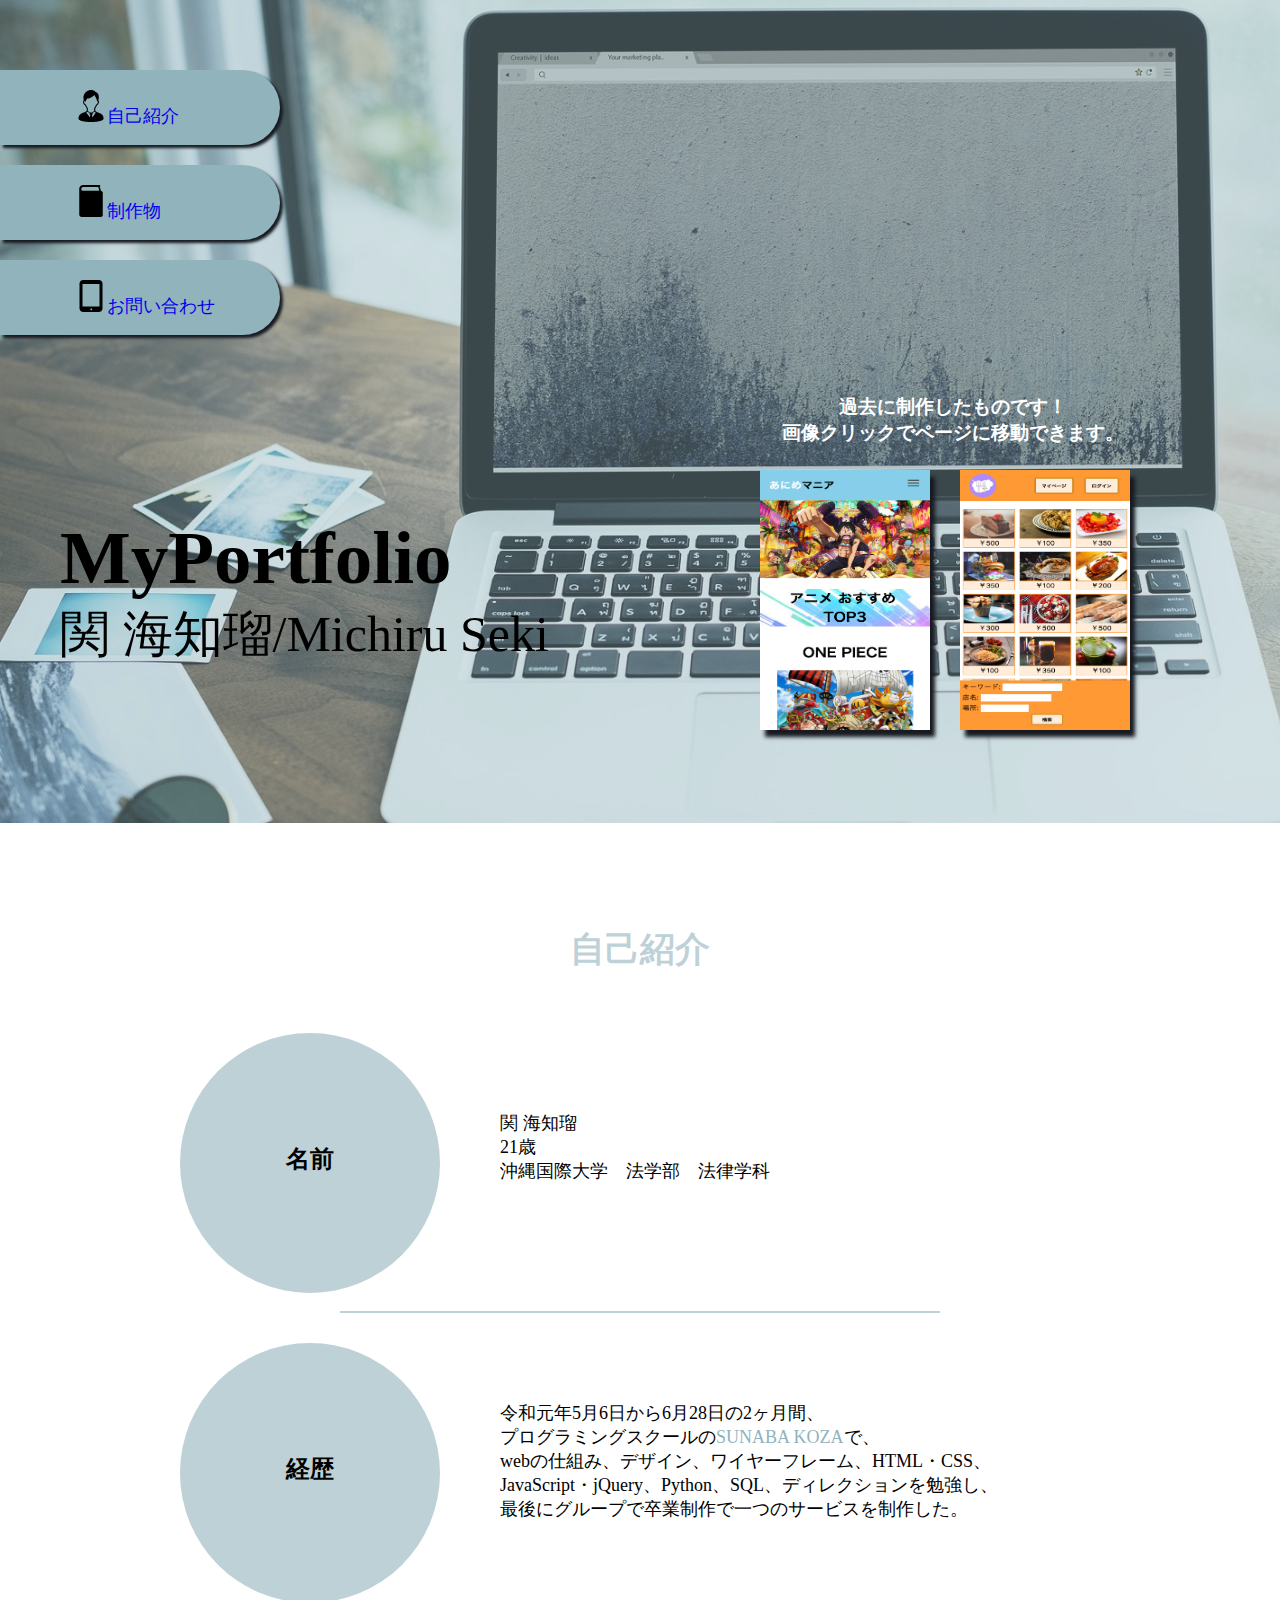
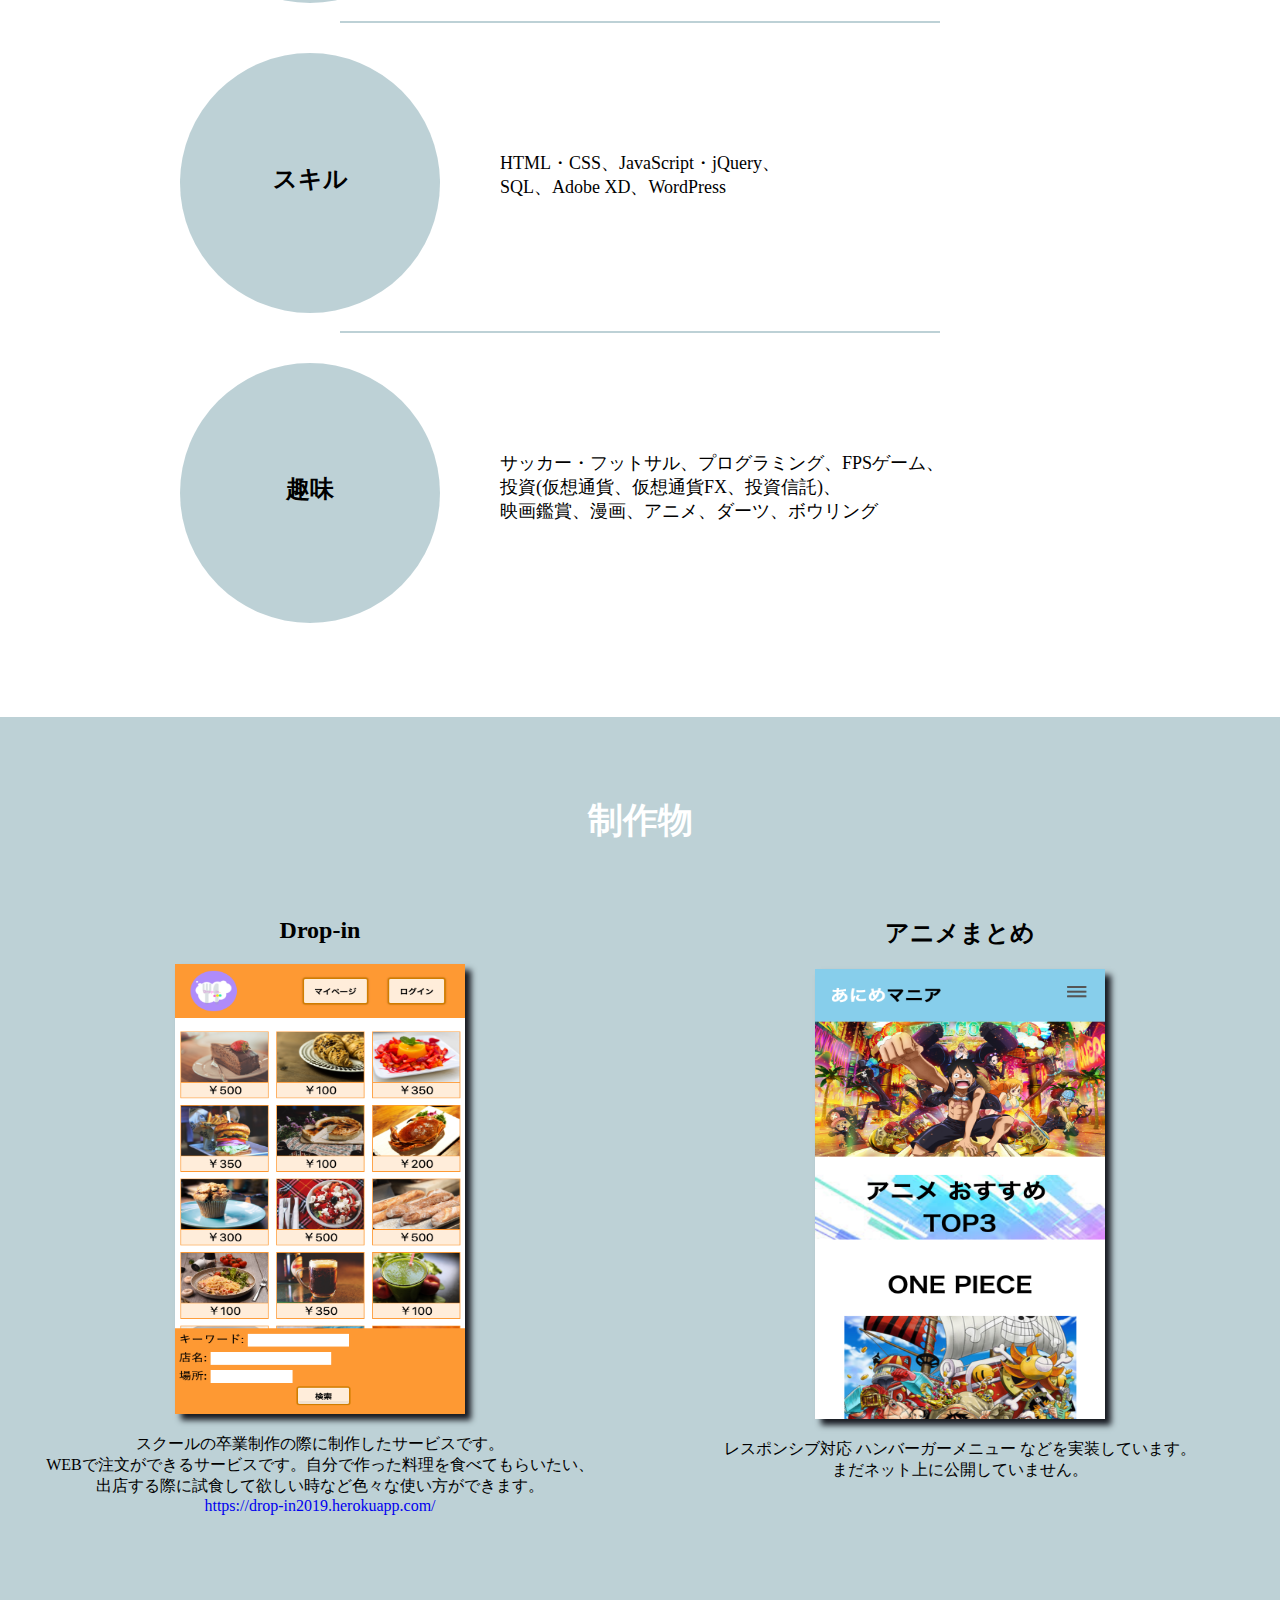
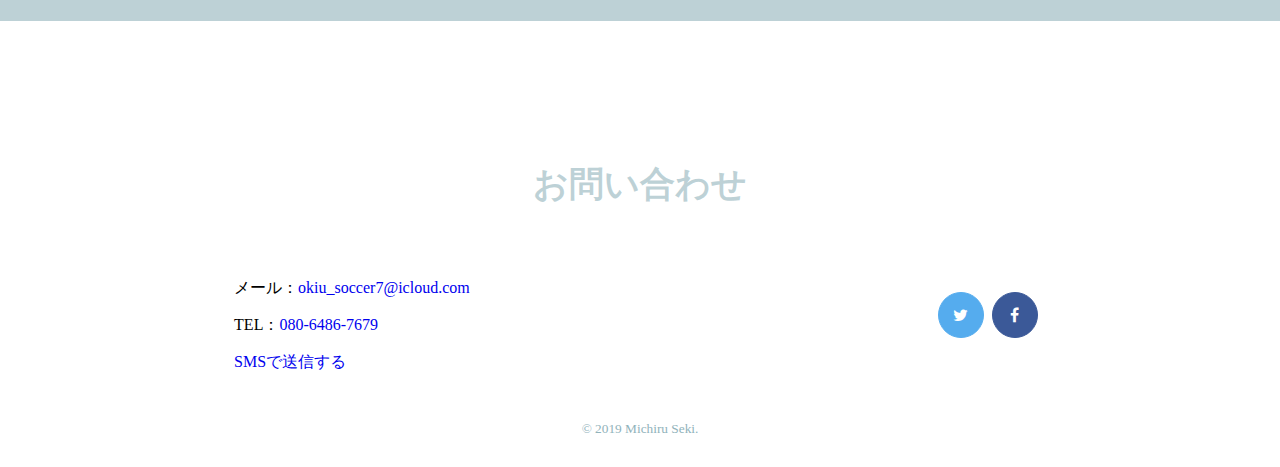
<file: MyPortfolio/index.html>
<!DOCTYPE html>
<html lang="ja">
<head>
    <meta charset="UTF-8">
    <meta name="viewport" content="width=device-width, initial-scale=1.0">
    <meta http-equiv="X-UA-Compatible" content="ie=edge">
    <link rel="stylesheet" href="./css/style.css">
    <link rel="stylesheet" href="./css/style_sp.css">
    <link rel="stylesheet" href="https://maxcdn.bootstrapcdn.com/font-awesome/4.5.0/css/font-awesome.min.css">
    <link rel="stylesheet" href="https://use.fontawesome.com/releases/v5.6.4/css/all.css">

    

    <script src="https://ajax.googleapis.com/ajax/libs/jquery/3.3.1/jquery.min.js"></script>
    <title>関 海知瑠</title>
</head>
<body>
    <header>
        
        <div id="drawer">
            <div class="nav-drawer">
                <span></span>
            </div>
            <div class="nav-drawer">
                <span></span>
            </div>
            <div class="nav-drawer">
                <span></span>
            </div>
        </div>
        
        
        <div id="background">
            <!-- 変更ここから -->
            <div class="nav">
                <a href="#information" class="information"><img src="./img/サラリーマン.png"><p>自己紹介</p></a>
            </div>
            <div class="nav">
                <a href="#performance" class="performance"><img src="./img/本の無料アイコン素材.png"><p>制作物</p></a>
            </div>
            <div class="nav">
                <a href="#conect" class="conect"><img src="./img/無料のタブレットアイコン素材2.png"><p>お問い合わせ</p></a>
            </div>

            <!-- <div class="zayunomei">
                <h1>挑戦し続ける</h1>
            </div> -->
            <!-- 変更ここまで -->


            <div class="title">
                <h1>MyPortfolio</h1>
                <p>関 海知瑠/Michiru Seki</p>
            </div>

            <div class="alert"><h3>過去に制作したものです！<br>画像クリックでページに移動できます。</h3></div>

            <div class="production1">
                <a href="https://drop-in2019.herokuapp.com/" target="_blank"><img class="drop-in" src="./img/スクリーンショット 2019-07-10 14.59.31.png" alt=""></a> 
            </div>
            
            <div class="production2">
                <a href="./index2.html" target="_blank"><img class="anime" src="./img/スクリーンショット 2019-07-10 14.59.15.png" alt=""></a> 
            </div>
            
            <!-- <div class="column">
                <div class="header-list">
                    <a href="#information" class="information"><img src="./img/サラリーマン.png"><p>自己紹介</p></a>
                    <a href=""><img src="./img/万年筆の無料アイコン素材.png" alt=""><p>技術スキル</p></a>
                    <a href="#performance" class="performance"><img src="./img/本の無料アイコン素材.png"><p>制作物</p></a>
                    <a href="#conect" class="conect"><img src="./img/無料のタブレットアイコン素材2.png"><p>お問い合わせ</p></a>
                    <div id="close-btn">
                        <button class="close-btn">閉じる</button>
                    </div>
                </div>
            </div> -->
        </div>

    </header>

    <div id="main">
        <div id="information" class="padding">
            <h1 class="title colorchange">自己紹介</h1>
            <div class="flex">
                <div class="info1">
                    <h2>名前</h2>
                </div>
                <div class="myinfo">
                    <p>関 海知瑠<br>21歳<br>沖縄国際大学　法学部　法律学科</p>
                </div>
            </div>
            <br>
            <div class="border"></div>
            <div class="flex">
                <div class="info1">
                    <h2>経歴</h2>
                </div>
                <div class="history">
                    <p>令和元年5月6日から6月28日の2ヶ月間、<br class="not-new-line">プログラミングスクールの<a href="https://sunabaco.ltd/" target="_blank"><span>SUNABA KOZA</span></a>で、<br class="not-new-line">webの仕組み、デザイン、ワイヤーフレーム、HTML・CSS、<br class="not-new-line">JavaScript・jQuery、Python、SQL、ディレクションを勉強し、<br class="not-new-line">最後にグループで卒業制作で一つのサービスを制作した。</p>
                </div>
            </div>
            <br>
            <div class="border"></div>
            <div class="flex">
                <div class="info1">
                    <h2>スキル</h2>
                </div>
                <div class="skill">
                    <p>HTML・CSS、JavaScript・jQuery、<br>SQL、Adobe XD、WordPress</p>
                </div>
            </div>
            <br>
            <div class="border"></div>
            <div class="flex">
                <div class="info1">
                    <h2>趣味</h2>
                </div>
                <div class="hobby">
                    <p>サッカー・フットサル、プログラミング、FPSゲーム、<br class="not-new-line">投資(仮想通貨、仮想通貨FX、投資信託)、<br class="not-new-line">映画鑑賞、漫画、アニメ、ダーツ、ボウリング</p>
                </div>
            </div>
            
        </div>

        <div id="page_top"><a href="#"></a></div>

        <div id="performance" class="padding">
            <h1 class="title">制作物</h1>
            <div id="flex-wrap">
                <div class="myperformance">
                    <h2>Drop-in</h2>
                    <a href="https://drop-in2019.herokuapp.com/" target="_blank"><img src="./img/スクリーンショット 2019-07-10 14.59.31.png" alt=""></a>
                    <p>スクールの卒業制作の際に制作したサービスです。<br>WEBで注文ができるサービスです。自分で作った料理を食べてもらいたい、<br>出店する際に試食して欲しい時など色々な使い方ができます。<br><a href="https://drop-in2019.herokuapp.com/" target="_blank">https://drop-in2019.herokuapp.com/</a></p>
                </div>
                <div class="per-border"></div>
                <div class="myperformance">
                    <h2>アニメまとめ</h2>
                    <a href="" target="_blank"><img src="./img/スクリーンショット 2019-07-10 14.59.15.png" alt=""></a>
                    <p>レスポンシブ対応
                            ハンバーガーメニュー
                            などを実装しています。<br>まだネット上に公開していません。<a href="" target="_blank"></a></p>
                </div>
                
            </div>
        </div>


        <div id="conect">
            <h1 class="title colorchange">お問い合わせ</h1>
            <div id="infocontents">
                <div class="information2">
                    <p class="mail">メール：<a href="mailto:okiu_soccer7&#64;okiu_soccer7icloud.com">okiu_soccer7@icloud.com</a></p>
                    <p class="tel">TEL：<a href="tel:080-6486-7679">080-6486-7679</a></p>
                    <p><a href="sms:08064867679&body=ここにメッセージ">SMSで送信する</a></p>
                </div>
                <div class="information2">
                    <ul class="follow-me">
                        <li><a href="https://twitter.com/okiu3ft4micchi" target="_blank"></a></li>
                        <li><a href="https://www.facebook.com/profile.php?id=100036142219790" target="_blank"></a></li>
                    </ul>
                </div>
            </div>
            <div class="copyright">
                <small>&copy; 2019 Michiru Seki.</small>
            </div>
        </div>
    </div>


    <script src="./js/common.js"></script>
</body>
</html>
</file>
<file: MyPortfolio/css/style.css>
@media screen and (min-width: 480px) {
    html body {
        margin: 0;
        padding: 0;
    }

    a {
        text-decoration: none;
    }

    header {
        background: url(../img/back1.jpg);
        background-repeat: no-repeat;
        background-size: cover;
        height: 823px;
        width: 100%;
    }

    header #background {
        position: relative;
        padding: 50px 0;
        height: 723px;
        background-color: rgba(145, 179, 187, 0.4);
    }

    /* 変更ここから */
    header #background .nav {
        background-color: rgb(145, 179, 187);
        height: 75px;
        width: 280px;
        border-radius: 0px 40px 40px 0px;
        margin-top: 20px;
        box-shadow: 3px 3px 3px #171a21
    }


    header #background .nav img {
        padding: 20px 0 0 75px;
    }

    header #background .nav p {
        font-size: 18px;
        display: inline;
        /* color: #fff */
    }

    /* header #background .zayunomei {
        position: absolute;
        top: 90px;
        right: 340px;
    }
    header #background .zayunomei h1 {
        font-size: 120px;
        font-family: serif;
    } */

    header #background .alert {
        color: #fff;
        position: absolute;
        top: 375px;
        right: 156px;
        text-align: center;
    }

    header #background .production1 {
        position: absolute;
        top: 470px;
        right: 150px;
    }

    header #background .production1 img {
        margin-left: 40px;
        width: 170px;
        height: 260px;
        box-shadow: 5px 7px 4px #171a21;
    }

    header #background .production2 {
        position: absolute;
        top: 470px;
        right: 350px;
    }

    header #background .production2 img {
        margin-left: 40px;
        width: 170px;
        height: 260px;
        box-shadow: 5px 7px 4px #171a21;
    }

    

    /* 変更ここまで */
    




    header .title {
        padding: 180px 0 0 60px;
    }

    header .title h1 {
        margin: 0;
        font-size: 75px;
    }

    header .title p {
        margin: 0;
        font-size: 50px;
    }

    /* header .header-list {
        display: flex;
        justify-content: space-around;
        margin: 100px 0;
    }

    header .header-list a {
        text-decoration: none;
    }

    header .header-list p:hover {
        font-size: 25px;
        transition: 0.5s;
    }

    header .header-list p {
        font-size: 20px;
        color: #fff;
        display: inline;
    } */

    header #background .header-list #close-btn {
        display: none;
    }

    #main {
        text-align: center;
    }

    #main .colorchange {
        color: rgba(145, 179, 187, 0.6);
    }

    #main .title {
        padding: 80px 0 30px 0;
        font-size: 35px;
    }

    #main #information p {
        font-size: 18px;
    }

    #main #information {
        /* background-color: rgba(145, 179, 187, 0.6); */
        padding-bottom: 70px;
    }

    #main #information .flex {
        margin-top: 30px;
        display: flex;
        flex-wrap: wrap;
    }

    #main #information .info1 {
        width: 260px;
        height: 260px;
        margin-left: 180px;
        background-color: rgba(145, 179, 187, 0.6);
        /* background-color: #fff; */
        border-radius: 50%;
    }

    #main #information .flex h2 {
        padding-top: 90px;
    }

    #main #information .flex .myinfo {
        margin: 60px 0 0 60px;
        text-align: left;
    }

    #main #information .flex .history span {
        color: rgb(145, 179, 187);
    }

    #main #information .border {
        text-align: center;
        margin: 0 auto;
        width: 600px;
        border-bottom: 2px solid rgba(145, 179, 187, 0.6);
    }

    #main #information .flex .history {
        margin: 40px 0 0 60px;
        text-align: left;
    }

    #main #information .flex .skill {
        margin: 80px 0 0 60px;
        text-align: left;
    }

    #main #information .flex .hobby {
        margin: 70px 0 0 60px;
        text-align: left;
    }

    #main #performance {
        padding-bottom: 50px;
        background-color: rgba(145, 179, 187, 0.6);
    }

    #main #performance .title {
        color: #fff;
    }

    #main #performance #flex-wrap {
        display: flex;
        flex-wrap: wrap;
    }

    #main #performance #flex-wrap .myperformance {
        width: 50%;
        margin-bottom: 40px;
    }

    #main #performance #flex-wrap .myperformance img{
        box-shadow: 6px 6px 6px #171a21;
        width: 290px;
        height: 450px;
    }


    #main #conect h1{
        margin-top: 60px;
        color: rgba(145, 179, 187, 0.6);
    }

    #main #conect #infocontents {
        display: flex;
        justify-content: space-around;
    }

    #main #conect #infocontents .information2 {
        text-align: left;
    }

    @media(min-width: 768px){
        a[href^="tel:"]{
        pointer-events: none;
        }
    }

    #main #conect #infocontents .information2 ul {
        margin-top: 30px;
    }

    .follow-me {
        list-style: none;
        margin: 0 0 -8px;
        overflow: hidden;
        padding: 0;
    }
    .follow-me li {
        float: left;
        margin: 0 8px 8px 0;
        padding: 0;
    }
    .follow-me li a::before {
        border-style: solid;
        border-width: 1px;
        -webkit-border-radius: 2px;
        border-radius: 2px;
        color: #fff;
        display: inline-block;
        font-family: FontAwesome;
        font-size: 16px;
        height: 42px; /* Button height */
        line-height: 42px; /* Button height */
        -webkit-transition: all .3s ease;
        transition: all .3s ease;
        text-align: center;
        width: 42px; /* Button width */
    }
    .follow-me li a[href*="amazon.co.jp"]::before,
    .follow-me li a[href*="amazon.com"]::before         { border-color: #ff9900; background-color: #ff9900; content: "\f270"; }
    .follow-me li a[href*="codepen.io"]::before         { border-color: #000000; background-color: #000000; content: "\f1cb"; }
    .follow-me li a[href*="delicious.com"]::before      { border-color: #3399ff; background-color: #3399ff; content: "\f1a5"; }
    .follow-me li a[href*="deviantart.com"]::before     { border-color: #05cc47; background-color: #05cc47; content: "\f1bd"; }
    .follow-me li a[href*="digg.com"]::before           { border-color: #000000; background-color: #000000; content: "\f1a6"; }
    .follow-me li a[href*="dribble.com"]::before        { border-color: #000000; background-color: #ea4c89; content: "\f17d"; }
    .follow-me li a[href*="dropbox.com"]::before        { border-color: #007ee5; background-color: #007ee5; content: "\f16b"; }
    .follow-me li a[href*="facebook.com"]::before       { border-color: #3b5998; background-color: #3b5998; content: "\f09a"; }
    .follow-me li a[href*="feedly.com"]::before         { border-color: #6cc655; background-color: #6cc655; content: "\f09e"; }
    .follow-me li a[href*="flickr.com"]::before         { border-color: #0063cc; background-color: #0063dc; content: "\f16e"; }
    .follow-me li a[href*="foursquare.com"]::before     { border-color: #f94877; background-color: #f94877; content: "\f180"; }
    .follow-me li a[href*="github.com"]::before         { border-color: #181717; background-color: #181717; content: "\f09b"; }
    .follow-me li a[href*="plus.google.com"]::before    { border-color: #dc4e41; background-color: #dc4e41; content: "\f0d5"; }
    .follow-me li a[href*="b.hatena.ne.jp"]::before     { border-color: #008fde; background-color: #008fde; content: "\f027"; font-family: blogicon; }
    .follow-me li a[href*="instagram.com"]::before      { border-color: #125688; background-color: #125688; content: "\f16d"; }
    .follow-me li a[href*="last.fm"]::before            { border-color: #d51007; background-color: #d51007; content: "\f202"; }
    .follow-me li a[href*="linkedin.com"]::before       { border-color: #0077b5; background-color: #0077b5; content: "\f0e1"; }
    .follow-me li a[href*="nicovideo.jp"]::before       { border-color: #eaeaea; background-color: #eaeaea; content: "\f047"; font-family: blogicon; }
    .follow-me li a[href*="pinterest.com"]::before      { border-color: #bd081c; background-color: #bd081c; content: "\f0d2"; }
    .follow-me li a[href*="getpocket.com"]::before      { border-color: #ef3f56; background-color: #ef3f56; content: "\f265"; }
    .follow-me li a[href*="reddit.com"]::before         { border-color: #ff4500; background-color: #ff4500; content: "\f1a1"; }
    .follow-me li a[href*="skype.com"]::before,
    .follow-me li a[href*="skype:"]::before             { border-color: #00aff0; background-color: #00aff0; content: "\f17e"; }
    .follow-me li a[href*="slideshare.net"]::before     { border-color: #2d2d2d; background-color: #2d2d2d; content: "\f1e7"; }
    .follow-me li a[href*="spotify.com"]::before        { border-color: #84bd00; background-color: #84bd00; content: "\f1bc"; }
    .follow-me li a[href*="steamcommunity.com"]::before { border-color: #171a21; background-color: #171a21; content: "\f1b6"; }
    .follow-me li a[href*="stumbleupon.com"]::before    { border-color: #eb4929; background-color: #eb4929; content: "\f1a4"; }
    .follow-me li a[href*="tumblr.com"]::before         { border-color: #36465d; background-color: #36465d; content: "\f173"; }
    .follow-me li a[href*="twitch.tv"]::before          { border-color: #6441a5; background-color: #6441a5; content: "\f1e8"; }
    .follow-me li a[href*="twitter.com"]::before        { border-color: #55acee; background-color: #55acee; content: "\f099"; }
    .follow-me li a[href*="vimeo.com"]::before          { border-color: #1ab7ea; background-color: #1ab7ea; content: "\f27d"; }
    .follow-me li a[href*="vine.co"]::before            { border-color: #11b58a; background-color: #11b58a; content: "\f1ca"; }
    .follow-me li a[href*="weibo.com"]::before          { border-color: #e6162d; background-color: #e6162d; content: "\f18a"; }
    .follow-me li a[href*="whatsapp.com"]::before       { border-color: #64d548; background-color: #64d548; content: "\f232"; }
    .follow-me li a[href*="wordpress.com"]::before,
    .follow-me li a[href*="wordpress.org"]::before      { border-color: #21759b; background-color: #21759b; content: "\f19a"; }
    .follow-me li a[href*="youtube.com"]::before        { border-color: #cd201f; background-color: #cd201f; content: "\f16a"; }
    .follow-me li a[href$="/feed"]::before              { border-color: #ffa500; background-color: #ffa500; content: "\f09e"; }
    .follow-me li a[href$="/subscribe"]::before         { border-color: #363636; background-color: #363636; content: "\f000"; font-family: blogicon; }
    .follow-me li a:hover::before {
        background-color: #fff;
    }
    .follow-me li a[href*="amazon.co.jp"]:hover::before,
    .follow-me li a[href*="amazon.com"]:hover::before         { color: #ff9900; }
    .follow-me li a[href*="codepen.io"]:hover::before         { color: #000000; }
    .follow-me li a[href*="delicious.com"]:hover::before      { color: #3399ff; }
    .follow-me li a[href*="deviantart.com"]:hover::before     { color: #05cc47; }
    .follow-me li a[href*="digg.com"]:hover::before           { color: #000000; }
    .follow-me li a[href*="dribble.com"]:hover::before        { color: #ea4c89; }
    .follow-me li a[href*="dropbox.com"]:hover::before        { color: #007ee5; }
    .follow-me li a[href*="facebook.com"]:hover::before       { color: #3b5998; }
    .follow-me li a[href*="feedly.com"]:hover::before         { color: #6cc655; }
    .follow-me li a[href*="flickr.com"]:hover::before         { color: #0063dc; }
    .follow-me li a[href*="foursquare.com"]:hover::before     { color: #f94877; }
    .follow-me li a[href*="github.com"]:hover::before         { color: #181717; }
    .follow-me li a[href*="plus.google.com"]:hover::before    { color: #dc4e41; }
    .follow-me li a[href*="b.hatena.ne.jp"]:hover::before     { color: #008fde; }
    .follow-me li a[href*="instagram.com"]:hover::before      { color: #125688; }
    .follow-me li a[href*="last.fm"]:hover::before            { color: #d51007; }
    .follow-me li a[href*="linkedin.com"]:hover::before       { color: #0077b5; }
    .follow-me li a[href*="nicovideo.jp"]:hover::before       { color: #eaeaea; }
    .follow-me li a[href*="pinterest.com"]:hover::before      { color: #bd081c; }
    .follow-me li a[href*="getpocket.com"]:hover::before      { color: #ef3f56; }
    .follow-me li a[href*="reddit.com"]:hover::before         { color: #ff4500; }
    .follow-me li a[href*="skype.com"]:hover::before,
    .follow-me li a[href*="skype:"]:hover::before             { color: #00aff0; }
    .follow-me li a[href*="slideshare.net"]:hover::before     { color: #2d2d2d; }
    .follow-me li a[href*="spotify.com"]:hover::before        { color: #84bd00; }
    .follow-me li a[href*="steamcommunity.com"]:hover::before { color: #171a21; }
    .follow-me li a[href*="stumbleupon.com"]:hover::before    { color: #eb4929; }
    .follow-me li a[href*="tumblr.com"]:hover::before         { color: #36465d; }
    .follow-me li a[href*="twitch.tv"]:hover::before          { color: #6441a5; }
    .follow-me li a[href*="twitter.com"]:hover::before        { color: #55acee; }
    .follow-me li a[href*="vimeo.com"]:hover::before          { color: #1ab7ea; }
    .follow-me li a[href*="vine.co"]:hover::before            { color: #11b58a; }
    .follow-me li a[href*="weibo.com"]:hover::before          { color: #e6162d; }
    .follow-me li a[href*="whatsapp.com"]:hover::before       { color: #64d548; }
    .follow-me li a[href*="wordpress.com"]:hover::before,
    .follow-me li a[href*="wordpress.org"]:hover::before      { color: #21759b; }
    .follow-me li a[href*="youtube.com"]:hover::before        { color: #cd201f; }
    .follow-me li a[href$="/feed"]:hover::before              { color: #ffa500; }
    .follow-me li a[href$="/subscribe"]:hover::before         { color: #363636; }

    .follow-me li a::before {
        -webkit-border-radius: 50%; /* for Android ~4.3 */
        border-radius: 50%;
        font-size: 16px;
        height: 44px;
        line-height: 44px;
        width: 44px;
    }

    #main #conect .copyright {
        margin: 30px 0;
        color: rgb(145, 179, 187);
    }

    #page_top{
        width: 90px;
        height: 90px;
        position: fixed;
        right: 0;
        top: 350px;
        background: rgb(145, 179, 187);
        opacity: 0.6;
        border-radius: 50%;
    }
    #page_top a{
        position: relative;
        display: block;
        width: 90px;
        height: 90px;
        text-decoration: none;
    }
    #page_top a::before{
        font-family: 'Font Awesome 5 Free';
        font-weight: 900;
        content: '\f102';
        font-size: 25px;
        color: #fff;
        position: absolute;
        width: 25px;
        height: 25px;
        top: -40px;
        bottom: 0;
        right: 0;
        left: 0;
        margin: auto;
        text-align: center;
    }
    #page_top a::after{
        content: 'PAGE TOP';
        font-size: 13px;
        color: #fff;
        position: absolute;
        top: 45px;
        bottom: 0;
        right: 0;
        left: 0;
        margin: auto;
        text-align: center;
    }
}
</file>
<file: MyPortfolio/css/style_sp.css>
@media screen and (max-width: 479px) {

    html body {
        margin: 0;
        padding: 0;
    }
    
    .not-new-line {
        display: none;
    }

    header {
        background-image: url(../img/back1.jpg);
        background-repeat: no-repeat;
        background-size: cover;
        height: 400px;
        width: 100%;
    }

    header #background {
        padding: 140px 0 40px 0;
        height: 220px;
        background-color: rgba(145, 179, 187, 0.5);
    }

    header .title {
        text-align: center;
    }

    header .title h1 {
        margin: 0;
        font-size: 35px;
    }

    header .title p {
        margin: 0;
        font-size: 20px;
    }

    header #background .column {
        display: none;
    }

    header #background .header-list {
        background-color: rgb(145, 179, 187);
        color: #fff;
        position: fixed;
        width: 100%;
        height: 280px;
        top: 0;
        left: 0;
        right: 0;
        bottom: 0;
        z-index: 990;
        display: flex;
        flex-direction: column;
        font-size: 15px;
    }

    header #background .header-list a {
        width: 100%;
        padding: 20px 0 20px 20px;
        border-bottom: solid 1px #fff;
    }

    header #background .header-list img {
        width: 25px;
        height: 25px;
    }

    header #background .header-list p {
        margin-left: 30px;
        display: inline;
    }

    header #background .header-list #close-btn {
        margin: 0 auto;
    }
    
    header #background .header-list button {
        margin-top: 13px;
        width: 150px;
        height: 40px;
        background-color: #fff;
        border-radius: 5%;
    }


    .open {
        background-color: rgb(145, 179, 187);
        color: #fff;
        position: fixed;
        width: 100%;
        height: 280px;
        top: 0;
        left: 0;
        right: 0;
        bottom: 0;
        z-index: 990;
        display: flex;
        flex-direction: column;
        font-size: 15px;
        transform: translateX(0);
        display: block;
    }

    #drawer {
       position: fixed;
       top: 3px;
       right: 3px;
       width: 50px;
       height: 50px;
       background-color: rgb(145, 179, 187);
       border-radius: 5%;
    }

    /* ハンバーガーメニュー */
    .nav-drawer {
        height: 3px;/*線の太さ*/
        width: 40px;/*長さ*/
        border-radius: 3px;
        background: #555;
        display: block;
        content: '';
        cursor: pointer;
        margin: 10px 4px;
    }


    header #background .nav,.production1,.production2 {
        display: none;
    }

    

    #main {
        width: 100%;
        text-align: center;
    }

    #main .colorchange {
        color: rgba(145, 179, 187, 0.6);
    }

    #main .title {
        padding: 40px 0 15px 0;
        font-size: 30px;
    }


    #main #information p {
        text-align: left;
        font-size: 15px;
    }

    #main #information .flex {
        border: 2px solid rgba(145, 179, 187, 0.6);
        margin: 20px;
        height: 372px;
    }

    #main #information .info1 {
        width: 120px;
        height: 120px;
        margin: 0 auto;
        background-color: rgba(145, 179, 187, 0.6);
        /* background-color: #fff; */
        border-radius: 50%;
    }


    #main #information .flex h2 {
        padding-top: 40px;
    }

    #main #information .flex .myinfo,.history,.skill, .hobby {
        margin: 30px 30px 0 30px;
        text-align: left;
    }

    #main #performance {
        padding-bottom: 50px;
        background-color: rgba(145, 179, 187, 0.6);
    }

    #main #performance .title {
        color: #fff;
        padding-top: 60px;
    }

    #main #performance #flex-wrap {
        display: flex;
        flex-direction: column;
    }

    #main #performance #flex-wrap .myperformance {
        width: 100%;
    }
    
    #main #performance #flex-wrap .myperformance img{
        width: 250px;
        height: 400px;
    }
    
    #main #performance #flex-wrap .myperformance p {
        /* text-align: left; */
        margin: 20px 20px 40px 20px;
    }

    #main #performance #flex-wrap .per-border {
        width: 280px;
        border-bottom: 2px solid #fff;
        margin: 0 auto;
    }

    #main #conect #infocontents .information2 {
        margin: 20px;
        text-align: left;
    }


    .follow-me {
        list-style: none;
        margin: 0 0 -8px;
        overflow: hidden;
        padding: 0;
    }
    .follow-me li {
        float: left;
        margin: 0 8px 8px;
        padding: 0;
    }
    .follow-me li a::before {
        border-style: solid;
        border-width: 1px;
        -webkit-border-radius: 2px;
        border-radius: 2px;
        color: #fff;
        display: inline-block;
        font-family: FontAwesome;
        font-size: 16px;
        height: 42px; /* Button height */
        line-height: 42px; /* Button height */
        -webkit-transition: all .3s ease;
        transition: all .3s ease;
        text-align: center;
        width: 42px; /* Button width */
    }
    
    .follow-me li a[href*="facebook.com"]::before       { border-color: #3b5998; background-color: #3b5998; content: "\f09a"; }
    .follow-me li a[href*="twitter.com"]::before        { border-color: #55acee; background-color: #55acee; content: "\f099"; }
    .follow-me li a:hover::before {
        background-color: #fff;
    }
    .follow-me li a[href*="facebook.com"]:hover::before       { color: #3b5998; }
    .follow-me li a[href*="twitter.com"]:hover::before        { color: #55acee; }

    .follow-me li a::before {
        -webkit-border-radius: 50%; /* for Android ~4.3 */
        border-radius: 50%;
        font-size: 16px;
        height: 44px;
        line-height: 44px;
        width: 44px;
    }

    #main #conect .copyright {
        margin: 30px 0;
        color: rgb(145, 179, 187);
    }

    #page_top{
        width: 50px;
        height: 50px;
        position: fixed;
        right: 5px;
        bottom: 5px;
        background: rgb(145, 179, 187);
        opacity: 0.6;
        border-radius: 5%;
    }
    #page_top a{
        position: relative;
        display: block;
        width: 50px;
        height: 50px;
        text-decoration: none;
    }
    
    #page_top a::after{
        content: 'PAGE TOP';
        font-size: 13px;
        color: #fff;
        position: absolute;
        top: 7px;
        bottom: 0;
        right: 0;
        left: 0;
        margin: auto;
        text-align: center;
    }
}
</file>
